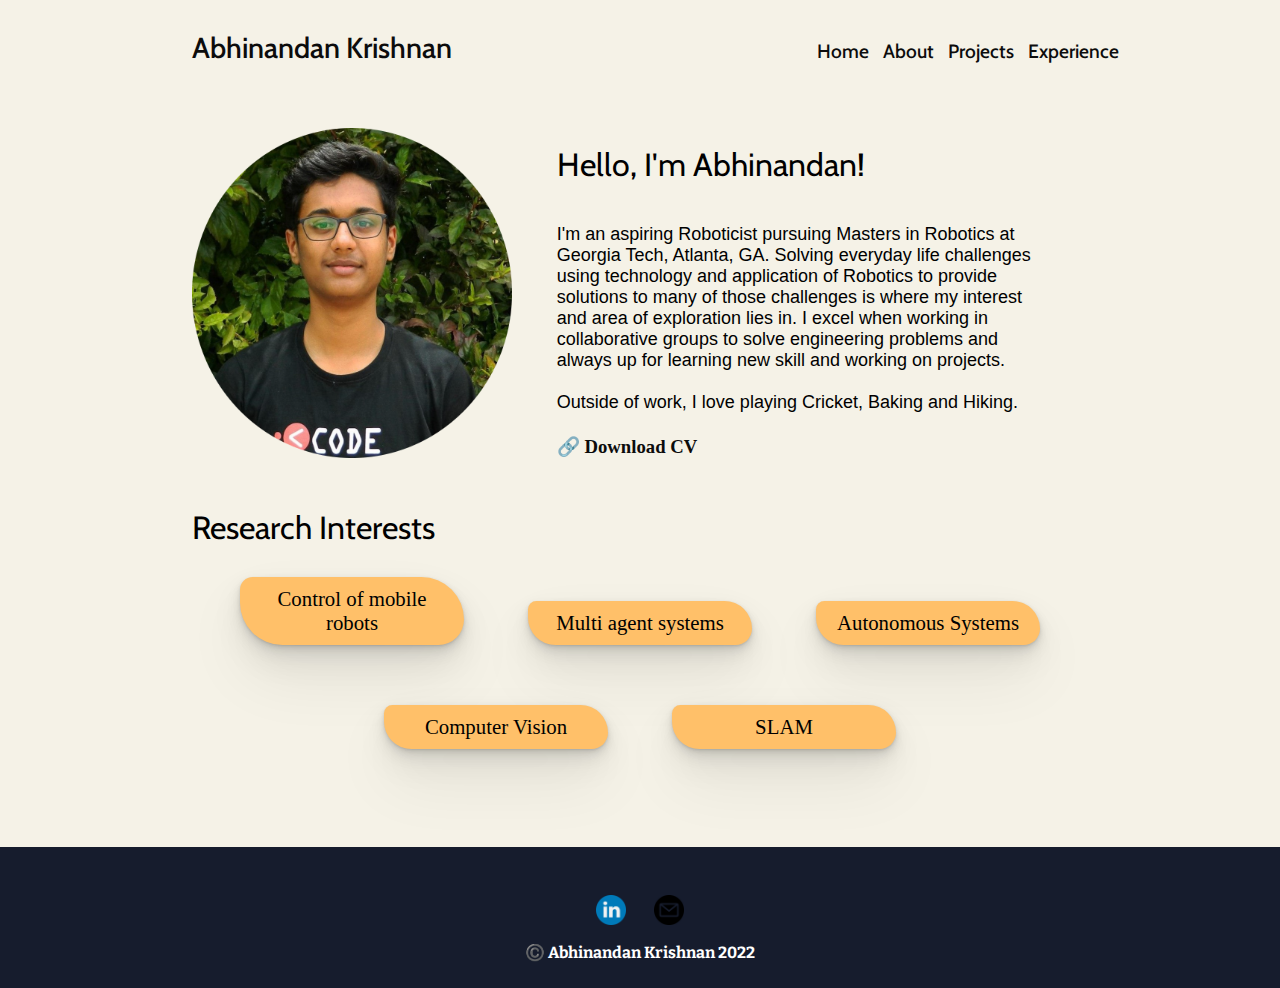
<file: about.html>
<!DOCTYPE html>
<html lang="en">

<head>
    <meta charset="UTF-8">
    <meta http-equiv="X-UA-Compatible" content="IE=edge">
    <meta name="viewport" content="width=device-width, initial-scale=1.0">
    <link href="https://fonts.googleapis.com/css2?family=Cabin:wght@500&family=Varela+Round&display=swap"
        rel="stylesheet">
    <link href="https://fonts.googleapis.com/css2?family=Bitter:wght@400;500;600;700&display=swap" rel="stylesheet">
    <link href="https://fonts.googleapis.com/css2?family=Lato&display=swap" rel="stylesheet"><link rel="preconnect" href="https://fonts.gstatic.com" crossorigin>
<link href="https://fonts.googleapis.com/css2?family=Lato:wght@100&family=Open+Sans:wght@300&display=swap" rel="stylesheet">
    <title>Abhinandan | About</title>
    <link rel="shortcut icon" href="images/favicon.ico" type="image/x-icon"> 
    <link rel="stylesheet" type="text/css" href="style.css">
    <script>
        if (screen.width < 900) {
            document.location = "mobilepage.html";
        }
    </script>
</head>



<body class="about-body">
    <div class="header">
        <a class="namelink" href="index.html" style="margin-left: 0px;">
            <h2 class="full-name">Abhinandan Krishnan</h2>
        </a>
        <nav class="navbar">
            <a href="index.html">Home</a>
            <a href="#">About</a>
            <a href="projects.html">Projects</a>
            <a href="experience.html">Experience</a>
            <!-- <a href="#contact">Contact</a> -->
        </nav>
    </div>
    <div class="topcontainer topcontainer-about">

        <img src="images/dp-circle.png" class="dp">
        <div class="intro" style="margin-top: 50px;">
            <h1>Hello, I'm Abhinandan!</h1>
            <p class="about">I'm an aspiring Roboticist pursuing Masters in Robotics at Georgia Tech, Atlanta, GA.
                Solving everyday life challenges using technology and application of Robotics to provide solutions to many of those
                challenges
                is where my interest and area of exploration lies in.
                I excel when working in collaborative groups to solve engineering problems and always up for learning
                new skill and working on projects. <br><br>
                Outside of work, I love playing Cricket, Baking and Hiking.
            </p>
            <a href="https://drive.google.com/file/d/1lezo1MTeQCK6qfqeMYCpC7IYnONC3n4a/view?usp=sharing"> <h3>🔗 Download CV</h3></a>
        </div>

        <!-- <div class="education">
            <h1>Education</h1>
            <table style="table-layout: auto; width:100%;">
                <tr>
                    <th align=left>
                    <h2 style="margin-top: 40px;">JSS Science and Technology University</h2>
                    <h2>Bachelor of Engineering in Electronics and Communication</h2>
                    <h2><span><b>Advisor :</b></span> Prof. Sudharshan Patil Kulkarni </h2>
                    </th>
                    <th align=right>
                        <h2 style="margin-top: 40px;">Mysuru, India</h2> 
                        <h2 style="font-size: 1.2em;">2017-2021</h2> 
                        <h2 style="font-size: 1.2em;">CGPA : <span><b>9.xx/10.0</b></span></h2> 
                    </th>
                </tr>
            </table>
        </div> -->



    </div>

    <div class="interest-div">
        <h1 style="text-align: left;">Research Interests</h1>
        <!-- <div class="interest big">
            Control theory of Mobile robots
        </div>
        <div class="interest big">
            Swarm Robotics
        </div>
        <div class="interest big">
            Autonomous Systems
        </div>
        <div class="interest big">
            Computer vision
        </div>
        <div class="interest big">
            SLAM
        </div> -->

        <ul style="height:300px;">
            <li class="interest big">
                Control of mobile robots
            </li>
            <li class="interest big">
                Multi agent systems
            </li>
            <li class="interest big">
                Autonomous Systems
            </li>
            <li class="interest big">
                Computer Vision
            </li>
            <li class="interest big">
                SLAM
            </li>

        </ul>
    </div>
    <footer id="contact">
        
        <div style="text-align: center; margin-bottom: 20px; margin:0 35% 0 35%">
            <!-- <a href="https://github.com/Abhinandan-Krishnan" style="text-decoration:none; margin:0;" target="_blank"
                rel="noopener noreferrer"><img src="images/github.png" style="width: 50px; padding:10px"></a> -->
            <a href="https://www.linkedin.com/in/abhinandan-krishnan-646656167" style="text-decoration:none; margin:0;"
                target="_blank" rel="noopener noreferrer"><img src="images/linkedin.png"
                    style="width: 50px; padding:10px"></a>
            <a href="mailto:krishnanabhinandan@gmail.com" style="text-decoration:none; margin:0;"><img
                    src="images/email.png" style="width: 50px; padding: 10px;"></a>
            <h3 class="copyright">©️ Abhinandan Krishnan 2022</h3>
        </div>

    </footer>
</body>



</html>
</file>
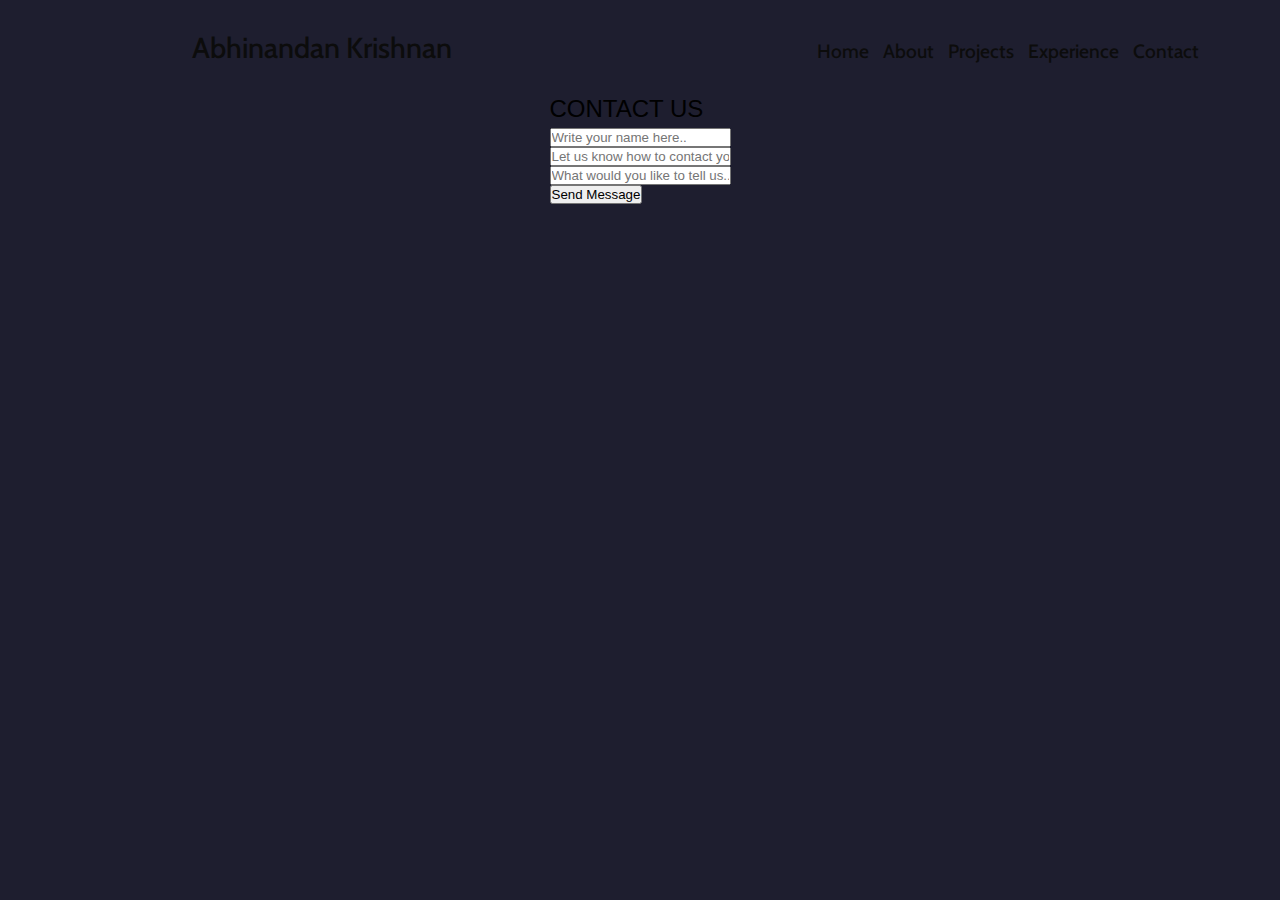
<file: contact.html>
<!DOCTYPE html>
<html lang="en">

<head>
    <meta charset="UTF-8">
    <meta http-equiv="X-UA-Compatible" content="IE=edge">
    <meta name="viewport" content="width=device-width, initial-scale=1.0">
    <link href="https://fonts.googleapis.com/css2?family=Cabin:wght@500&family=Varela+Round&display=swap"
        rel="stylesheet">
    <link href="https://fonts.googleapis.com/css2?family=Bitter:wght@400;500;600;700&display=swap" rel="stylesheet">
    <link href="https://fonts.googleapis.com/css2?family=Lato&display=swap" rel="stylesheet">
    <title>About</title>
    <link rel="stylesheet" type="text/css" href="style.css">
</head>



<body class="contact-body">
    <div class="header">
        <a class="namelink" href="index.html" style="margin-left: 0px;">
            <h2 class="full-name">Abhinandan Krishnan</h2>
        </a>
        <nav class="navbar">
            <a href="index.html">Home</a>
            <a href="#">About</a>
            <a href="projects.html">Projects</a>
            <a href="experience.html">Experience</a>
            <a href="#">Contact</a>
        </nav>
    </div>
    <div class="topcontainer topcontainer-about">

        <form class="form">
            <h2>CONTACT US</h2>
            <p type="Name:"><input placeholder="Write your name here.."></input></p>
            <p type="Email:"><input placeholder="Let us know how to contact you back.."></input></p>
            <p type="Message:"><input placeholder="What would you like to tell us.."></input></p>
            <button>Send Message</button>
          </form>
</body>



</html>
</file>
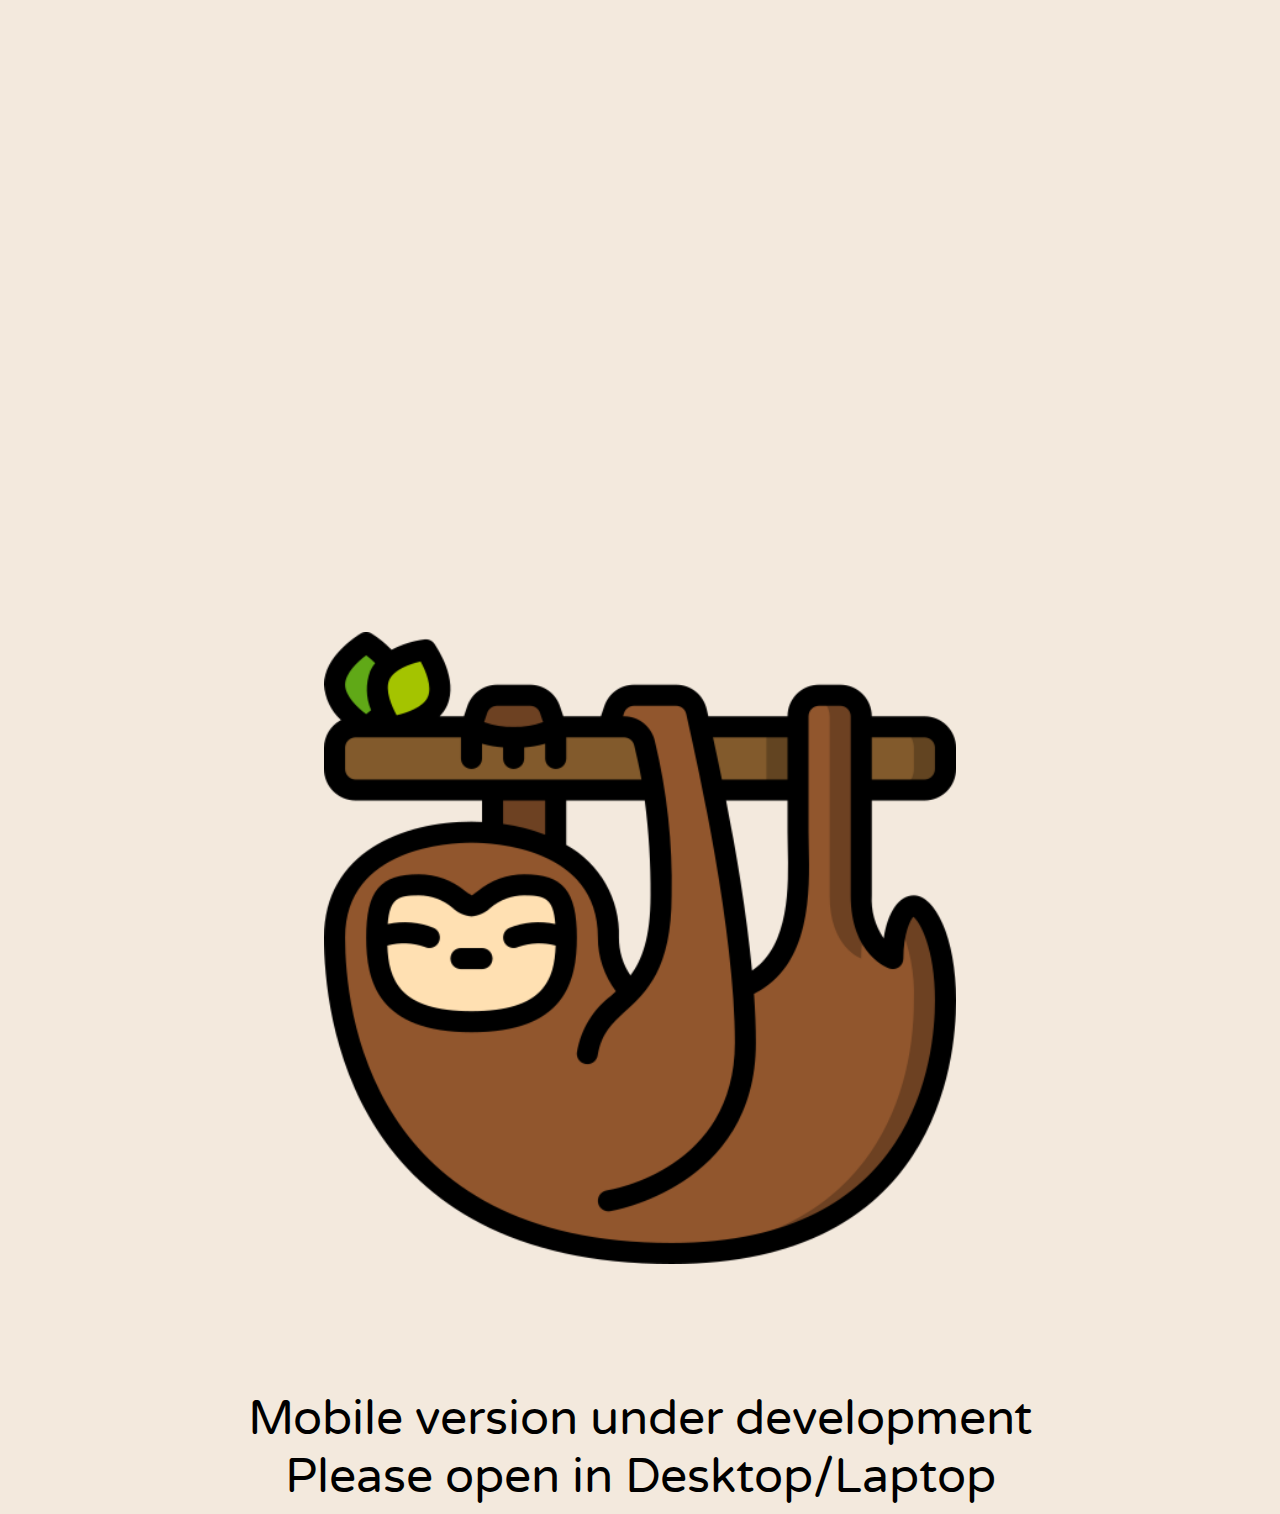
<file: mobilepage.html>
<!DOCTYPE html>
<html>

<head>
    <link rel="stylesheet" type="text/css" href="mobile-style.css">
    <link rel="shortcut icon" href="images/favicon.ico" type="image/x-icon"> 
    <link rel="preconnect" href="https://fonts.googleapis.com">
    <link rel="preconnect" href="https://fonts.gstatic.com" crossorigin>
    <title>Abhinandan Portfolio</title>
    <link href="https://fonts.googleapis.com/css2?family=EB+Garamond:ital@1&family=Lato:wght@100&family=Open+Sans:wght@300&family=Varela+Round&display=swap" rel="stylesheet">
</head>


<body class="bodyy">
    <img src="images/sloth.png" class="dp">
<p class="text">Mobile version under development</p> 
<p class="text">  Please open in Desktop/Laptop</p>



</body>
</html>
</file>
<file: style.css>
.bodyy
{
margin: 0;
padding: 0;
border: 0;

}

.about-body
{
  background-color:#F5F2E7;
  margin: 0;
}
.project-body {
  background-color:#F5F2E7;
  margin: 0;
}

.project-body-experience {
  background-color:#F5F2E7;
  margin: 0;
}


h1{
  font-family: "Cabin";  
  margin:0;
  border: 0;
  padding:0;
  font-weight: 100;
  
  
}
h2{
  font-family: "Nunito", sans-serif;
  font-kerning: normal;
  font-feature-settings: "kern","liga","clig","calt";
  margin:0;
  border: 0;
  padding:0;
  padding-bottom: 5px;
  font-weight:100;
}

.home-div{
  height:100vh;
  width:100%; 
  background-image: url("images/light-1.jpg");
  opacity: 1;
  background-repeat: no-repeat;
  background-size: 100% auto ;
}

#about-div{
  height:100vh;
  width:100%;
  background-image: url("images/light-1.jpg");
  background-repeat: no-repeat;
  background-size: 100% auto ;
  
}


.topcontainer{        
    padding-left: 15%;
    padding-right: 15%;
    padding-bottom: 150px;
    margin: 0;
    margin-top: 0%;
    border: 0;
    display: block;
    overflow: hidden; 
    
}

.topcontainer-about {
  display: flex;
  justify-content: space-around;
  padding-bottom: 45px;
}

.topcontainer-home{
  padding-top:150px;  
}

.about-content{
  padding:0px 0% 0% 0%;
  height:90vh;
  width: 50%;
  margin-top:5vh;
  margin-bottom:5vh;
  
  background-color: #D9CAB3;
  border-radius: 30px;
  
  
}

.education{
  padding-top:100px;
}
.header{       
    padding-left: 15%;
    padding-right: 15%;
    padding-top: 0;
    margin: 0;
    margin-top: 0;
    border: 0;
}
.wave-image{
    font-size:0.8em;
}
.full-name-p{
    margin:0;
}

.full-name{
    font-family: "Cabin";
    font-size: 1.8em;
    margin-top: 0;
    margin-bottom: 0;
    padding-top: 30px;
    padding-bottom: 30px;
    border: 0;
    font-weight: 500;
    display: inline-block;
    /* visibility: hidden; */
    
}

a:link {
  color: #0c0c0c;
  /* color: white; */
  background-color: transparent;
  text-decoration: none;
  margin-left: 10px;
  }

a:hover{
 color:#472a06;
}

a:visited {
  color:inherit;
}

  
.navbar{
    display: inline-block;
    position: relative;
    left:39.2%;
    padding-top: 30px;
    padding-bottom: 30px;
    margin-top: 0 ;
    margin-bottom: 0;
    font-family: "Cabin";
    font-size: 1.2em;
    margin-top: 0;
    border: 0;
    font-weight: 500;
    display: inline-block;
    color: #070707;
}

.name{
    font-family: "Cabin";
    font-feature-settings: "kern";
    font-stretch: 100%;
    font-size: 8vh;
    font-weight: 100;
    padding:10% 0 0 0;
    margin-bottom: 0;
    color: #F7F7F7;
}
.college{
    font-family:"Cabin";
    font-feature-settings: "kern";
    font-stretch: 100%;
    font-size: 2.5vh;
    font-weight: 500;
    margin-bottom: 0;
    color: #F7F7F7;
    

}
.poweredby{
    font-family:"Cabin";
    font-stretch: 100%;
    font-size: 1.2em;
    font-weight: 10;
    display:inline-block;
    position: relative;
    bottom:3px;
    color: #F7F7F7;


}


.tooltip {
    position: relative;
    display: inline-block;
    border:0;
    padding:0;
    margin:0;
  }
  
  .tooltip .tooltiptext {
    opacity: 0;
    transition: opacity 0.8s;
    width: 120px;
    background-color:#F8F0DF ;
    color: black;
    text-align: center;
    border-radius: 6px;
    padding:5px;
    font-family: "Cabin";
  
    /* Position the tooltip */
    position: absolute;
    margin-top:10px;
    margin-left:10px;
    z-index: 1;
  }
  
  .tooltip:hover .tooltiptext {
    visibility: visible;
    opacity: 1;
  }

  .tooltip .tooltiptext::after {
    content: " ";
    position: absolute;
    top: 50%;
    right: 100%; /* To the left of the tooltip */
    margin-top: -5px;
    border-width: 5px;
    border-style: solid;
    border-color: transparent #F8F0DF transparent transparent;
  }

.tea{
    width:1.8em;
    display: inline-block;
    position: relative;
    padding:0;
}

#contact{
  background-color:#161c2d;
  margin:0 0 0px 0;
  width: 100%;
  height: 100%;
  padding:3% 0 2% 0;
  font-size:2em;
  color:black;
  display:block;
  position:relative;
  bottom:0;
}
.copyright{
  color:#fff;
  margin-top: 0;
  margin-bottom: 0;
  font-family: 'Bitter';
  font-size: 0.5em;
}
.dp{
    display: block;
    margin-left: auto;
    margin-right: auto;
    width: 20em;
    padding-top:33px;
  
}
.about{
  font-family: "Nunito", sans-serif;
  font-kerning: normal;
  font-feature-settings: "kern","liga","clig","calt";
  font-size: 2vh;
  margin:0;
  border: 0;
  padding-top:40px;
  padding-bottom: 5px;
  font-weight:100;
  font-stretch:ultra-expanded;
  
}

.resumelink{
  font-family: "Nunito", sans-serif;
}
.interest-div{
  padding:5px 15% 0 15%;
  text-align: center;

}

.interest{
  padding:10px;
  background: #FFC069;
  width: 25%;
  display: inline-block;
  margin:30px;
  border-radius: 15px 50px 30px;
  box-shadow: rgba(0, 0, 0, 0.07) 0px 1px 2px, rgba(0, 0, 0, 0.07) 0px 2px 4px, rgba(0, 0, 0, 0.07) 0px 4px 8px, rgba(0, 0, 0, 0.07) 0px 8px 16px, rgba(0, 0, 0, 0.07) 0px 16px 32px, rgba(0, 0, 0, 0.07) 0px 32px 64px;
  height: fit-content;
  font-family: "Open Sans,sans-serif";
  font-kerning: normal;
  font-feature-settings: "kern","liga","clig","calt";
  font-weight:200;
  font-size: 1.2em;
}

.big
{
  font-size: 1.3em;
}
.intro
{
  padding-left: 5%;
  padding-right: 5%;
}

.project-headless-body
{
  padding:3% 15% 0 15%;
}
.project-container {
  /* Vary this based on requirement */
  width: 52vh;
  height: 26vh;
   /* Vary this based on requirement */
  /* padding: 30px; */
  border: 0px;
  /* margin: 20px; */
  background-image: url("images/robot.jpg");
  background-size: 100% 100% ;
  transition: transform 3000ms;
  cursor: pointer;
  /* display: none; */
}


.project-without-hover {
  display: None; 
  background-image: linear-gradient(#FFD07F 50%, #161c2d);;
  opacity: 0.7;
  padding: 0;
  margin:0;
  width: 52vh;
  height: 26vh;
  transition: transform 1s ease, top 1s ease;
}

.project-heading {
  text-align: center;
  font-size: 6vh;
  font-family: "Cabin";
  font-kerning: normal;
  font-feature-settings: "kern","liga","clig","calt";
  font-weight:200;
  padding-bottom: 10vh;
}

.project-display-flex {
  display: flex;
  align-items: center;
  margin: 20px 16vh 20px 16vh;
  justify-content: space-between;
}


.project-desc
{
  font-size: 2vh;
  margin:auto 20px auto 20px;
  vertical-align: middle;
  align-content: center;

}







@import url('https://fonts.googleapis.com/css?family=Niramit:300,300i,700');
 * {
	 margin: 0;
	 padding: 0;
	 box-sizing: border-box;
}
 body {
	 
	 background: #1e1e2f;
	 
}
 .container {
	 max-width: 650px;
	 margin: 50px auto;
}



 .timeline {
	 position: relative;
	 padding-left: 4rem;
	 margin: 0 0 0 30px;
	 color: white;
}
 .timeline:before {
	 content: '';
	 position: absolute;
	 left: 0;
	 top: 0;
	 width: 4px;
	 height: 100%;
	 background: #27293d;
}
 .timeline .timeline-container {
	 position: relative;
	 margin-bottom: 2.5rem;
}
 .timeline .timeline-container .timeline-icon {
	 position: absolute;
	 left: -92px;
	 top: 4px;
	 width: 60px;
	 height: 50px;
	 border-radius: 50%;
	 text-align: center;
	 font-size: 1.5rem;
	 background: #4f537b;
}
 .timeline .timeline-container .timeline-icon i {
	 position: absolute;
	 left: 50%;
	 top: 50%;
	 transform: translate(-50%, -50%);
}
 .timeline .timeline-container .timeline-icon img {
	 width: 100%;
	 height: 100%;
	 border-radius: 50%;
}

 .timeline .timeline-container .timeline-body {
	 background: rgb(39, 41, 61,1);
	 border-radius: 3px;
	 padding: 20px 20px 15px;
	 box-shadow: 1px 3px 9px rgba(0, 0, 0, .1);
}

 .timeline .timeline-container .timeline-body:before {
	 content: '';
	 background: inherit;
	 width: 20px;
	 height: 20px;
	 display: block;
	 position: absolute;
	 left: -10px;
	 transform: rotate(45deg);
	 border-radius: 0 0 0 2px;
}

.timeline-body{
  width:100%;
  font-family: 'Lato', sans-serif;
  font-kerning: normal;
  font-feature-settings: "kern","liga","clig","calt";
  font-stretch: ultra-expanded;
  padding-left: 10;
  background: rgb(39, 41, 61,1);
  font-weight:100;
  font-size: 1.7vh;
}
 .timeline .timeline-container .timeline-body .timeline-title {
	 margin-bottom: 0ss;
}
 .timeline .timeline-container .timeline-body .timeline-title .badge {
	 background: #4f537b;
	 padding: 6px 10px;
	 border-radius: 3px;
	 font-size: 15px;
   font-weight: 100;
 }


 .timeline .timeline-container .timeline-body .timeline-subtitle {
	 font-weight: 300;
	 font-style: italic;
	 opacity: 0.5;
	 margin-top: 8px;
   margin-bottom: 10px;
	 font-size: 11px;
}
 .timeline .timeline-container.primary .badge, .timeline .timeline-container.primary .timeline-icon {
	 background: #1d8cf8 !important;
}
 .timeline .timeline-container.info .badge, .timeline .timeline-container.info .timeline-icon {
	 background: #11cdef !important;
}
 .timeline .timeline-container.success .badge, .timeline .timeline-container.success .timeline-icon {
	 background: #00bf9a !important;
}
 .timeline .timeline-container.warning .badge, .timeline .timeline-container.warning .timeline-icon {
	 background: #ff8d72 !important;
}
 .timeline .timeline-container.danger .badge, .timeline .timeline-container.danger .timeline-icon {
	 background: #fd5d93 !important;
}

.exp{
  font-family: "Open Sans,sans-serif";
  font-kerning: normal;
  font-feature-settings: "kern","liga","clig","calt";
  font-size: 2.5vh;
  margin:0;
  border: 0;
  padding-top:5px;
  padding-bottom: 5px;
  font-weight:100;
  font-stretch:ultra-expanded;
} 




.publications{
  padding-top: 10vh;
  padding-bottom: 5%;
}

.box-blue{
  overflow:hidden;
  margin:1% 15% 1% 15%;
  padding:2% 2% 2% 2%;
  background-color:#E9DAC1;
  opacity: 75%;
  border:1px;
  -webkit-border-radius: 5px;
  border-radius: 20px;
  box-shadow: rgba(0, 0, 0, 0.07) 0px 1px 2px, rgba(0, 0, 0, 0.07) 0px 2px 4px, rgba(0, 0, 0, 0.07) 0px 4px 8px, rgba(0, 0, 0, 0.07) 0px 8px 16px, rgba(0, 0, 0, 0.07) 0px 16px 32px, rgba(0, 0, 0, 0.07) 0px 32px 64px;

}
</file>
<file: mobile-style.css>
.bodyy{
    background-color: #F3E9DD;
}

.text{
    font-family: 'Varela Round', sans-serif;
    text-align: center;
    font-size:3em;
    margin:0;

}

.dp{
    display: block;
    margin-left: auto;
    margin-right: auto;
    width: 50%;
    margin-top: 50%;
    margin-bottom: 10%;

}
</file>
